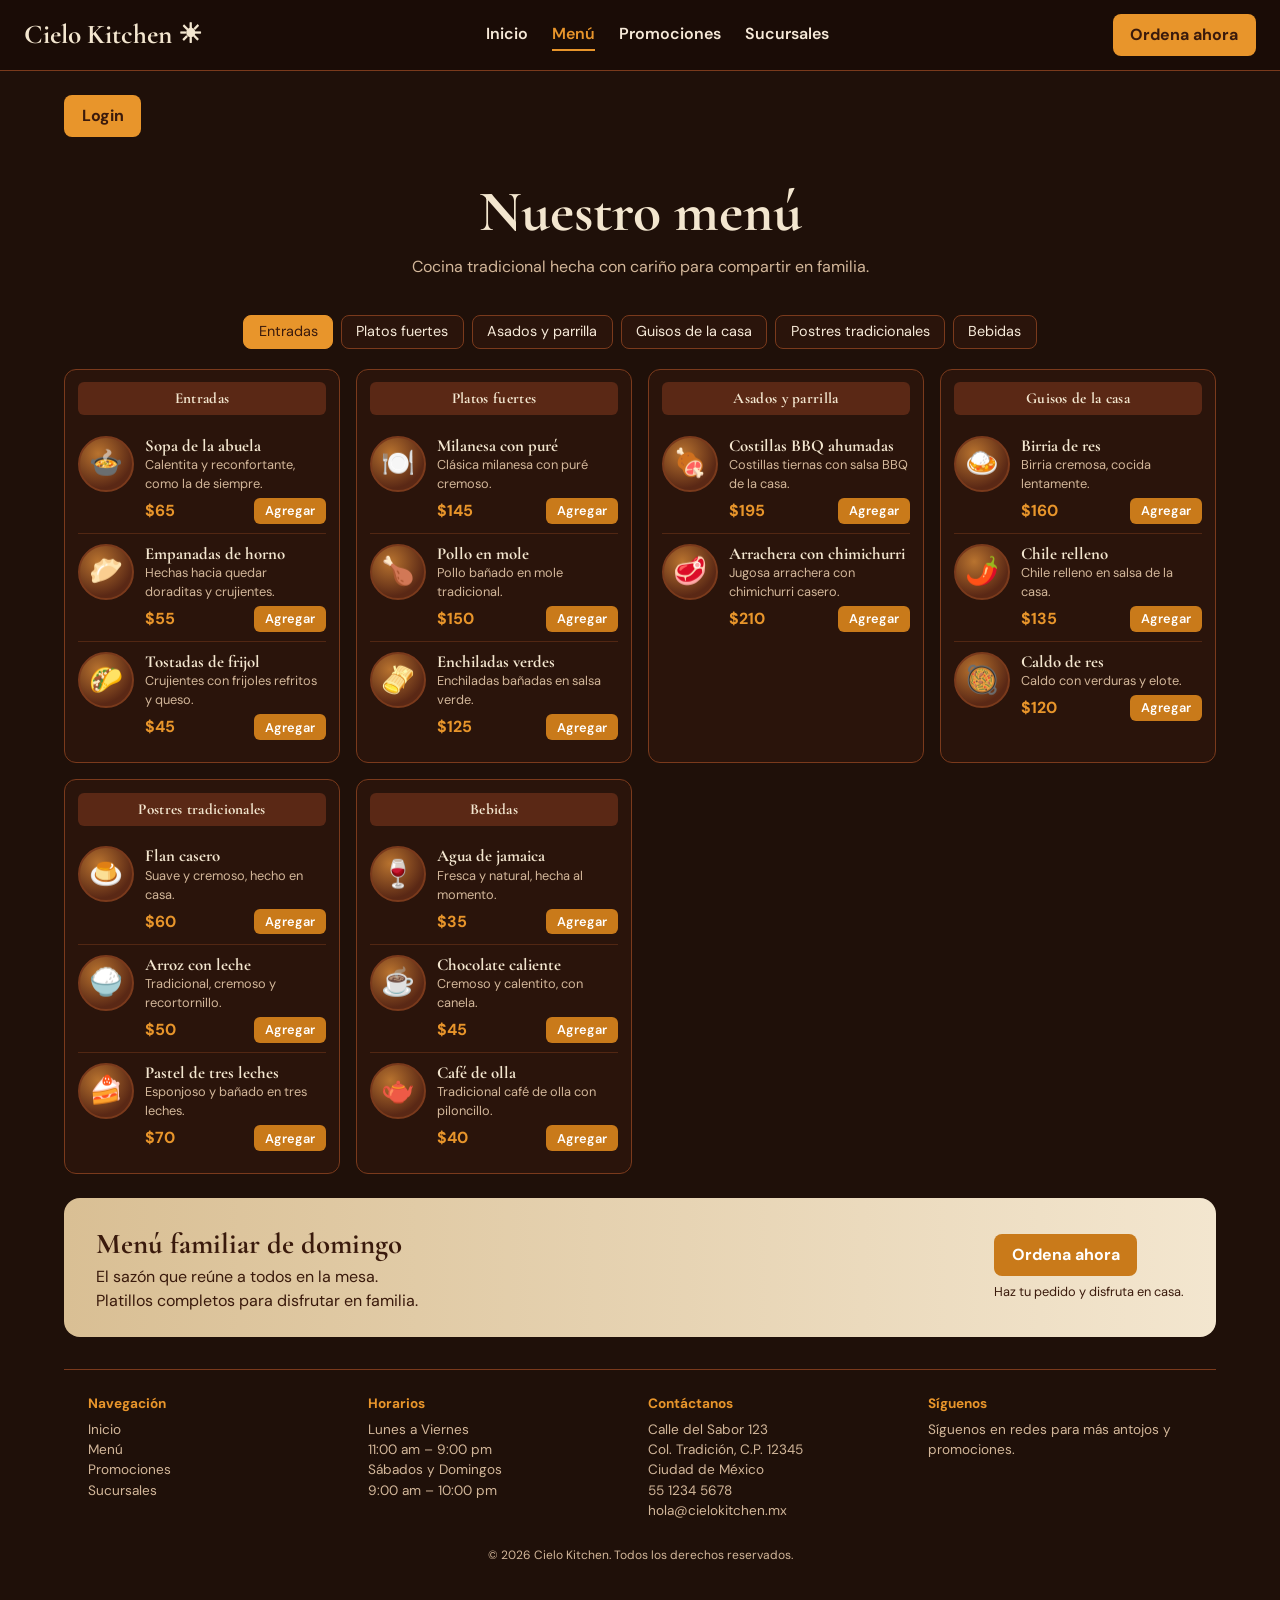
<file: sitio/index.html>
<!DOCTYPE html>
<html lang="es">
<head>
  <meta charset="UTF-8">
  <meta name="viewport" content="width=device-width, initial-scale=1, viewport-fit=cover">
  <title>Cielo Kitchen</title>
  <link rel="preconnect" href="https://fonts.googleapis.com">
  <link href="https://fonts.googleapis.com/css2?family=Cormorant+Garamond:wght@500;700&family=DM+Sans:wght@400;500;700&display=swap" rel="stylesheet">
  <link rel="stylesheet" href="styles.css">
  <script href="conexion.php"></script>
</head>
<body>

<header class="topbar">
  <a class="logo" href="#menu">Cielo Kitchen ☀</a>
  <nav>
    <a href="#inicio">Inicio</a>
    <a href="#menu" class="activo">Menú</a>
    <a href="#promociones">Promociones</a>
    <a href="#sucursales">Sucursales</a>
  </nav>
  <a class="btn" href="#pedido">
    Ordena ahora
  </a>
</header>

<!-- 1. MENÚ -->
<main id="menu" class="vista por-defecto">
  <section>
    <a class="btn" href="scenes/login.html">
      Login
    </a>
  </section>
  <section class="hero">
    <h1>Nuestro menú</h1>
    <p>Cocina tradicional hecha con cariño para compartir en familia.</p>
  </section>
  <div class="tabs">
    <a href="#menu">Entradas</a><a href="#menu">Platos fuertes</a><a href="#menu">Asados y parrilla</a>
    <a href="#menu">Guisos de la casa</a><a href="#menu">Postres tradicionales</a><a href="#menu">Bebidas</a>
  </div>

  <div class="categorias">
    <section class="cat"><h2>Entradas</h2>
      <article class="item"><div class="foto">🍲</div><div><h3>Sopa de la abuela</h3><p>Calentita y reconfortante, como la de siempre.</p><div class="precio-fila"><span class="precio">$65</span><button class="chico">Agregar</button></div></div></article>
      <article class="item"><div class="foto">🥟</div><div><h3>Empanadas de horno</h3><p>Hechas hacia quedar doraditas y crujientes.</p><div class="precio-fila"><span class="precio">$55</span><button class="chico">Agregar</button></div></div></article>
      <article class="item"><div class="foto">🌮</div><div><h3>Tostadas de frijol</h3><p>Crujientes con frijoles refritos y queso.</p><div class="precio-fila"><span class="precio">$45</span><button class="chico">Agregar</button></div></div></article>
    </section>

    <section class="cat"><h2>Platos fuertes</h2>
      <article class="item"><div class="foto">🍽️</div><div><h3>Milanesa con puré</h3><p>Clásica milanesa con puré cremoso.</p><div class="precio-fila"><span class="precio">$145</span><button class="chico">Agregar</button></div></div></article>
      <article class="item"><div class="foto">🍗</div><div><h3>Pollo en mole</h3><p>Pollo bañado en mole tradicional.</p><div class="precio-fila"><span class="precio">$150</span><button class="chico">Agregar</button></div></div></article>
      <article class="item"><div class="foto">🫔</div><div><h3>Enchiladas verdes</h3><p>Enchiladas bañadas en salsa verde.</p><div class="precio-fila"><span class="precio">$125</span><button class="chico">Agregar</button></div></div></article>
    </section>

    <section class="cat"><h2>Asados y parrilla</h2>
      <article class="item"><div class="foto">🍖</div><div><h3>Costillas BBQ ahumadas</h3><p>Costillas tiernas con salsa BBQ de la casa.</p><div class="precio-fila"><span class="precio">$195</span><button class="chico">Agregar</button></div></div></article>
      <article class="item"><div class="foto">🥩</div><div><h3>Arrachera con chimichurri</h3><p>Jugosa arrachera con chimichurri casero.</p><div class="precio-fila"><span class="precio">$210</span><button class="chico">Agregar</button></div></div></article>
    </section>

    <section class="cat"><h2>Guisos de la casa</h2>
      <article class="item"><div class="foto">🍛</div><div><h3><a href="#producto">Birria de res</a></h3><p>Birria cremosa, cocida lentamente.</p><div class="precio-fila"><span class="precio">$160</span><button class="chico">Agregar</button></div></div></article>
      <article class="item"><div class="foto">🌶️</div><div><h3>Chile relleno</h3><p>Chile relleno en salsa de la casa.</p><div class="precio-fila"><span class="precio">$135</span><button class="chico">Agregar</button></div></div></article>
      <article class="item"><div class="foto">🥘</div><div><h3>Caldo de res</h3><p>Caldo con verduras y elote.</p><div class="precio-fila"><span class="precio">$120</span><button class="chico">Agregar</button></div></div></article>
    </section>

    <section class="cat"><h2>Postres tradicionales</h2>
      <article class="item"><div class="foto">🍮</div><div><h3>Flan casero</h3><p>Suave y cremoso, hecho en casa.</p><div class="precio-fila"><span class="precio">$60</span><button class="chico">Agregar</button></div></div></article>
      <article class="item"><div class="foto">🍚</div><div><h3>Arroz con leche</h3><p>Tradicional, cremoso y recortornillo.</p><div class="precio-fila"><span class="precio">$50</span><button class="chico">Agregar</button></div></div></article>
      <article class="item"><div class="foto">🍰</div><div><h3>Pastel de tres leches</h3><p>Esponjoso y bañado en tres leches.</p><div class="precio-fila"><span class="precio">$70</span><button class="chico">Agregar</button></div></div></article>
    </section>

    <section class="cat"><h2>Bebidas</h2>
      <article class="item"><div class="foto">🍷</div><div><h3>Agua de jamaica</h3><p>Fresca y natural, hecha al momento.</p><div class="precio-fila"><span class="precio">$35</span><button class="chico">Agregar</button></div></div></article>
      <article class="item"><div class="foto">☕</div><div><h3>Chocolate caliente</h3><p>Cremoso y calentito, con canela.</p><div class="precio-fila"><span class="precio">$45</span><button class="chico">Agregar</button></div></div></article>
      <article class="item"><div class="foto">🫖</div><div><h3>Café de olla</h3><p>Tradicional café de olla con piloncillo.</p><div class="precio-fila"><span class="precio">$40</span><button class="chico">Agregar</button></div></div></article>
    </section>
  </div>

  <section class="banner">
    <div><h2>Menú familiar de domingo</h2><p>El sazón que reúne a todos en la mesa.<br>Platillos completos para disfrutar en familia.</p></div>
    <div><a class="btn" href="#pedido">Ordena ahora</a><p style="font-size:.8rem;margin-top:.4rem">Haz tu pedido y disfruta en casa.</p></div>
  </section>

  <footer>
    <div><h4>Navegación</h4>Inicio<br>Menú<br>Promociones<br>Sucursales</div>
    <div><h4>Horarios</h4>Lunes a Viernes<br>11:00 am – 9:00 pm<br>Sábados y Domingos<br>9:00 am – 10:00 pm</div>
    <div><h4>Contáctanos</h4>Calle del Sabor 123<br>Col. Tradición, C.P. 12345<br>Ciudad de México<br>55 1234 5678<br>hola@cielokitchen.mx</div>
    <div><h4>Síguenos</h4>Síguenos en redes para más antojos y promociones.</div>
  </footer>
  <p class="copy">© 2026 Cielo Kitchen. Todos los derechos reservados.</p>
</main>

<!-- 2. DETALLE DE PLATILLO -->
<main id="producto" class="vista">
  <a class="volver" href="#menu">← Volver al menú</a>
  <div class="detalle">
    <div class="foto grande">🍛</div>
    <div>
      <p class="cat-nombre">Guisos de la casa</p>
      <h1>Birria de res</h1>
      <p class="desc">Birria de res cocida lentamente con chiles, especias y aromas de la casa, servida con tortillas, cilantro, cebolla y limón.</p>
      <p class="precio">$189</p>
      <div class="cantidad"><button aria-label="Quitar uno">−</button><span>1</span><button aria-label="Agregar uno">+</button></div>
      <div class="acciones">
        <a class="btn btn-block" href="#pedido">Agregar al carrito</a>
        <a class="btn btn-block btn-borde" href="#menu">Volver al menú</a>
      </div>
    </div>
  </div>
  <div class="info">
    <section class="caja"><h2>Ingredientes</h2>
      <p>carne de res, chiles guajillo y ancho, ajo, cebolla, comino, orégano, laurel, tortillas de maíz, cilantro, limón.</p>
      <div class="etiquetas"><span>sin lácteos</span><span>picante medio</span></div>
    </section>
    <section class="caja"><h2>Información nutricional</h2>
      <div class="kcal"><div><strong>620 kcal</strong>por porción</div>
        <ul><li>proteínas:</li><li>carbohidratos:</li><li>grasas:</li></ul></div>
    </section>
  </div>
  <section class="relacionados"><h2>También te puede gustar</h2>
    <div class="rel-grid">
      <a class="rel" href="#producto"><div class="foto">🫔</div><div><h3>Enchiladas de la casa</h3><span class="precio">$149</span></div></a>
      <a class="rel" href="#producto"><div class="foto">🌮</div><div><h3>Tacos de carnitas</h3><span class="precio">$129</span></div></a>
      <a class="rel" href="#producto"><div class="foto">🍚</div><div><h3>Arroz con leche</h3><span class="precio">$79</span></div></a>
    </div>
  </section>
  <p class="copy" style="margin-top:1.5rem">Horarios: Lun–Dom · 12:00–22:00</p>
</main>

<!-- 3. PEDIDO ACTUAL (PUNTO DE VENTA) -->
<main id="pedido" class="vista">
  <div class="barra-user"><span>Ana Martínez</span><a href="#admin">Cerrar sesión</a></div>
  <div class="pedido">
    <section>
      <h1>Pedido actual</h1>
      <div class="lineas">
        <div class="linea"><div class="foto">🍽️</div><div><strong>Milanesa con puré</strong><small>Sin nota</small></div><div class="mini"><button>−</button><span>2</span><button>+</button></div><b class="precio">$360.00</b><button class="quitar">🗑 Quitar</button></div>
        <div class="linea"><div class="foto">🍛</div><div><strong>Birria de res</strong><small>Sin nota</small></div><div class="mini"><button>−</button><span>1</span><button>+</button></div><b class="precio">$185.00</b><button class="quitar">🗑 Quitar</button></div>
        <div class="linea"><div class="foto">🍷</div><div><strong>Agua de jamaica</strong><small>Sin nota</small></div><div class="mini"><button>−</button><span>3</span><button>+</button></div><b class="precio">$90.00</b><button class="quitar">🗑 Quitar</button></div>
        <div class="linea" style="border:0"><div class="foto">🍮</div><div><strong>Flan casero</strong><small>Sin nota</small></div><div class="mini"><button>−</button><span>2</span><button>+</button></div><b class="precio">$140.00</b><button class="quitar">🗑 Quitar</button></div>
        <div class="notas"><label for="nota">Notas del pedido</label><textarea id="nota" placeholder="Añade una nota para cocina..."></textarea></div>
        <a class="btn btn-borde btn-block" style="margin-top:1rem" href="#menu">⊕ Seguir agregando productos</a>
      </div>
    </section>

    <aside>
      <section class="resumen">
        <h2>Resumen y pago</h2>
        <label>Tipo de pedido</label>
        <div class="segmento"><button class="on">Para comer aquí</button><button>Para llevar</button><button>A domicilio</button></div>
        <label for="mesa">Número de mesa o nombre del cliente</label>
        <select id="mesa"><option>Mesa 12</option><option>Mesa 13</option><option>Mesa 14</option></select>
        <div class="totales">
          <div><span>Subtotal</span><span>$775.00</span></div>
          <div><span>IVA</span><span>$124.00</span></div>
          <div><span>Propina opcional</span><span style="width:45%"><select><option>—</option><option>10%</option><option>15%</option></select></span></div>
          <div class="total"><span>Total</span><b>$899.00</b></div>
        </div>
        <label>Método de pago</label>
        <div class="segmento"><button>Efectivo</button><button class="on">Tarjeta</button><button>Transferencia</button></div>
        <button class="btn btn-block" style="margin-top:1rem">Generar ticket</button>
      </section>

      <section class="ticket">
        <h3>Cielo Kitchen</h3>
        <small>Folio #CK-1048 · Fecha 5 oct 2026 · Empleado: Ana Martínez</small>
        <table>
          <tr><td>2 Milanesa con puré</td><td>$360.00</td></tr>
          <tr><td>1 Birria de res</td><td>$185.00</td></tr>
          <tr><td>1 Agua de jamaica</td><td>$90.00</td></tr>
          <tr><td>2 Flan casero</td><td>$140.00</td></tr>
          <tr class="tot"><td>Total</td><td>$899.00</td></tr>
        </table>
        <p>¡Gracias por visitar Cielo Kitchen!</p>
        <button class="btn btn-borde" style="margin-top:.6rem;font-size:.8rem" onclick="window.print()">🖨 Imprimir ticket</button>
      </section>
    </aside>
  </div>
</main>

<!-- 4. ACCESO DE ADMINISTRADOR -->
<main id="admin" class="vista">
  <div class="login">
    <form class="login-card" onsubmit="return false">
      <div class="logo">Cielo Kitchen ☀</div>
      <h1>Acceso de administrador</h1>
      <label for="correo">Correo electrónico</label>
      <input id="correo" type="email" autocomplete="email">
      <label for="clave">Contraseña</label>
      <input id="clave" type="password" autocomplete="current-password">
      <button class="btn btn-block">Iniciar sesión</button>
      <a href="#admin">¿Olvidaste tu contraseña?</a>
    </form>
  </div>
</main>

<script>
// Marca el enlace activo del menú según la vista
const enlaces=document.querySelectorAll('.topbar nav a');
function marcar(){const h=location.hash||'#menu';enlaces.forEach(a=>a.classList.toggle('activo',a.getAttribute('href')===h||(h==='#producto'&&a.getAttribute('href')==='#menu')));window.scrollTo(0,0)}
addEventListener('hashchange',marcar);marcar();
// Botones de segmento (tipo de pedido / pago)
document.querySelectorAll('.segmento').forEach(g=>g.addEventListener('click',e=>{if(e.target.tagName==='BUTTON'){g.querySelectorAll('button').forEach(b=>b.classList.remove('on'));e.target.classList.add('on')}}));
// Cantidad en el detalle
document.querySelectorAll('.cantidad').forEach(c=>{const s=c.querySelector('span'),[m,p]=c.querySelectorAll('button');m.onclick=()=>s.textContent=Math.max(1,+s.textContent-1);p.onclick=()=>s.textContent=+s.textContent+1});
// Quitar líneas del pedido
document.querySelectorAll('.quitar').forEach(b=>b.onclick=()=>b.closest('.linea').remove());
</script>
</body>
</html>
</file>
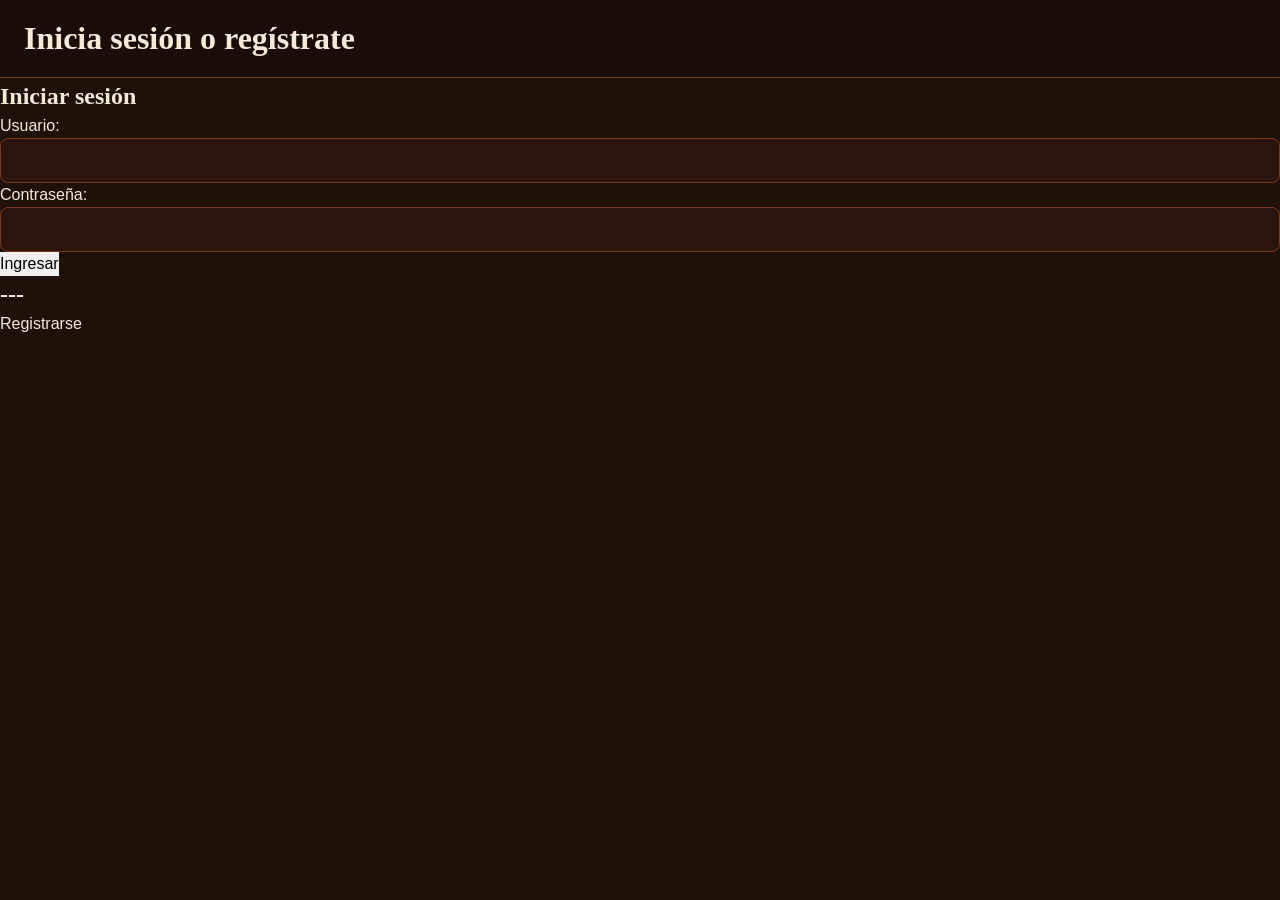
<file: sitio/scenes/login.html>
<!DOCTYPE html>
<html lang="es">
    <head>
        <meta charset="UTF-8">
        <meta name="viewport" content="width=device-width, initial-scale=1, viewport-fit=cover">
        <title>Cielo Kitchen</title>
        <!-- Los estilos CSS legítimos sí van en link stylesheet -->
        <link rel="stylesheet" href="../styles.css">
    </head>
    <body>
        <header class="topbar">
            <h1>Inicia sesión o regístrate</h1>
        </header>
        <main>
            <section>
                <h1>Iniciar sesión</h1>
                
                <!-- 1. Envolvemos todo en un formulario que apunta a tu script de verificación -->
                <form action="../scripts/verificar_datos.php" method="POST">
                    
                    <label for="usuario">Usuario:</label>
                    <!-- 2. Corregimos los 'name' para que cada input tenga su nombre correcto -->
                    <input type="text" id="usuario" name="usuario" required>
                    
                    <label for="contraseña">Contraseña:</label>
                    <input type="password" id="contraseña" name="contraseña" required>
                    
                    <button type="submit">Ingresar</button>
                </form>

                <h1>---</h1>
                <a href="registro.php">Registrarse</a>
            </section>
        </main>
    </body>
</html>
</file>
<file: sitio/styles.css>
:root{
  --fondo:#1f1009;--panel:#4a1f10;--panel-2:#5a2815;--borde:#7a3a1c;
  --naranja:#e8952b;--naranja-2:#c97a1a;--crema:#f3e6cf;--texto:#f6e9d8;--suave:#d3b79a;--tinta:#3a1a0c;
  --serif:"Cormorant Garamond","Georgia",serif;--sans:"DM Sans","Segoe UI",Arial,sans-serif;
}
*{box-sizing:border-box;margin:0;padding:0}
html{scroll-behavior:smooth}
body{background:var(--fondo);color:var(--texto);font-family:var(--sans);line-height:1.5;
  padding-top:env(safe-area-inset-top,0px);padding-bottom:env(safe-area-inset-bottom,0px)}
a{color:inherit;text-decoration:none}
button{font:inherit;cursor:pointer;border:0}
:focus-visible{outline:2px solid var(--naranja);outline-offset:2px}
h1,h2,h3,.logo{font-family:var(--serif);font-weight:700}

/* Barra superior */
.topbar{display:flex;align-items:center;justify-content:space-between;gap:1rem;flex-wrap:wrap;
  padding:.9rem 1.5rem;background:#1a0c06;border-bottom:1px solid var(--borde);position:sticky;top:0;z-index:5}
.logo{font-size:1.7rem;color:var(--crema)}
.topbar nav{display:flex;gap:1.5rem;font-weight:600}
.topbar nav a{padding:.2rem 0;border-bottom:2px solid transparent}
.topbar nav a.activo,.topbar nav a:hover{color:var(--naranja);border-color:var(--naranja)}
.btn{background:var(--naranja);color:var(--tinta);font-weight:700;padding:.55rem 1.1rem;border-radius:8px;display:inline-block}
.btn:hover{background:#f2a63e}
.btn-borde{background:transparent;border:1px solid var(--naranja);color:var(--naranja)}
.btn-borde:hover{background:rgba(232,149,43,.12)}
.btn-block{width:100%;text-align:center;padding:.7rem}

/* Vistas */
.vista{display:none;max-width:1200px;margin:0 auto;padding:1.5rem}
.vista:target,.vista.por-defecto{display:block}
body:has(.vista:target) .vista.por-defecto:not(:target){display:none}

/* Menú */
.hero{text-align:center;padding:2rem 1rem 1rem}
.hero h1{font-size:clamp(2.2rem,6vw,3.6rem);color:var(--crema)}
.hero p{color:var(--suave)}
.tabs{display:flex;gap:.5rem;flex-wrap:wrap;justify-content:center;margin:1.2rem 0}
.tabs a{border:1px solid var(--borde);border-radius:8px;padding:.35rem .9rem;font-size:.9rem;background:#2a140b}
.tabs a:first-child{background:var(--naranja);color:var(--tinta);border-color:var(--naranja)}
.categorias{display:grid;grid-template-columns:repeat(auto-fit,minmax(250px,1fr));gap:1rem}
.cat{background:#2a140b;border:1px solid var(--borde);border-radius:12px;padding:.8rem}
.cat h2{background:var(--panel-2);color:var(--crema);text-align:center;font-size:.95rem;padding:.3rem;border-radius:6px;margin-bottom:.7rem;letter-spacing:.02em}
.item{display:grid;grid-template-columns:56px 1fr;gap:.7rem;padding:.6rem 0;border-top:1px solid rgba(122,58,28,.5)}
.item:first-of-type{border-top:0}
.foto{width:56px;height:56px;border-radius:50%;background:radial-gradient(circle at 35% 30%,#b8732f,#5a2815 70%);
  display:grid;place-items:center;font-size:1.7rem;border:2px solid var(--borde)}
.foto.grande{width:100%;height:100%;border-radius:16px;font-size:7rem;min-height:260px}
.item h3{font-size:1.05rem;line-height:1.15;color:var(--crema)}
.item p{font-size:.8rem;color:var(--suave)}
.precio-fila{display:flex;justify-content:space-between;align-items:center;margin-top:.3rem}
.precio{color:var(--naranja);font-weight:700}
.chico{background:var(--naranja-2);color:#fff;padding:.2rem .7rem;border-radius:6px;font-size:.8rem;font-weight:600}
.banner{margin-top:1.5rem;display:flex;flex-wrap:wrap;gap:1rem;align-items:center;justify-content:space-between;
  background:linear-gradient(90deg,#d9bf94,var(--crema));color:var(--tinta);border-radius:16px;padding:1.5rem 2rem}
.banner h2{font-size:1.8rem}
.banner .btn{background:var(--naranja-2);color:#fff}

/* Detalle */
.volver{color:var(--naranja);font-size:.9rem;display:inline-block;margin-bottom:1rem}
.detalle{display:grid;grid-template-columns:1.1fr 1fr;gap:2rem;align-items:start}
.detalle .cat-nombre{color:#c9693a;font-size:.95rem}
.detalle h1{font-size:clamp(2.2rem,5vw,3.2rem);color:var(--crema);line-height:1.1}
.detalle .desc{color:var(--suave);margin:.6rem 0 1rem;max-width:52ch}
.detalle .precio{font-family:var(--serif);font-size:2rem}
.cantidad{display:inline-flex;border:1px solid var(--borde);border-radius:20px;overflow:hidden;margin:1rem 0;display:flex;width:fit-content}
.cantidad button{background:transparent;color:var(--texto);width:44px;height:36px;font-size:1.1rem}
.cantidad span{width:60px;display:grid;place-items:center;border-inline:1px solid var(--borde)}
.acciones{display:grid;gap:.6rem}
.info{display:grid;grid-template-columns:1fr 1fr;gap:1rem;margin-top:1.5rem}
.caja{background:var(--panel);border:1px solid var(--borde);border-radius:12px;padding:1rem 1.2rem}
.caja h2{font-size:1.3rem;color:var(--crema);margin-bottom:.4rem}
.etiquetas{display:flex;gap:.4rem;margin-top:.6rem;flex-wrap:wrap}
.etiquetas span{border:1px solid var(--naranja);color:var(--naranja);border-radius:20px;padding:.05rem .7rem;font-size:.75rem}
.kcal{display:flex;gap:1.5rem;align-items:center}
.kcal strong{font-family:var(--serif);font-size:2rem;color:var(--naranja);display:block;line-height:1}
.kcal ul{list-style:none;border-left:2px solid var(--naranja-2);padding-left:1rem;font-size:.9rem;color:var(--suave)}
.relacionados{margin-top:1.5rem}
.relacionados h2{font-size:1.3rem;margin-bottom:.6rem}
.rel-grid{display:grid;grid-template-columns:repeat(auto-fit,minmax(220px,1fr));gap:1rem}
.rel{display:flex;align-items:center;gap:.8rem;background:var(--panel);border:1px solid var(--borde);border-radius:10px;padding:.6rem}
.rel .foto{border-radius:8px;width:64px;height:48px;font-size:1.5rem}
.rel h3{font-size:1rem;line-height:1.1}

/* Pedido */
.barra-user{display:flex;gap:1rem;align-items:center;justify-content:flex-end;font-size:.9rem}
.barra-user a{color:var(--naranja);font-size:.8rem}
.pedido{display:grid;grid-template-columns:1.3fr 1fr;gap:1.2rem;margin-top:.5rem}
.pedido h1{font-size:2.2rem;color:var(--crema);margin-bottom:.8rem}
.lineas{background:var(--panel);border:1px solid var(--borde);border-radius:12px;padding:1rem}
.linea{display:grid;grid-template-columns:64px 1fr auto auto auto;gap:1rem;align-items:center;padding:.7rem 0;border-bottom:1px solid rgba(122,58,28,.6)}
.linea .foto{border-radius:8px;width:64px;height:52px;font-size:1.6rem}
.linea strong{font-size:1.05rem;display:block}
.linea small{color:var(--suave)}
.mini{display:inline-flex;align-items:center;border:1px solid var(--naranja);border-radius:8px;color:var(--naranja);overflow:hidden}
.mini button{background:transparent;color:var(--naranja);width:28px;height:30px}
.mini span{min-width:26px;text-align:center}
.quitar{background:transparent;color:var(--naranja);font-size:.8rem}
.notas label,.resumen label{font-size:.8rem;color:var(--suave);display:block;margin:1rem 0 .3rem}
textarea,select,input{width:100%;background:#2a140b;border:1px solid var(--borde);border-radius:8px;color:var(--texto);padding:.6rem;font:inherit}
textarea{min-height:90px;resize:vertical}
.resumen{background:var(--panel);border:1px solid var(--borde);border-radius:12px;padding:1.2rem}
.resumen h2{font-size:1.6rem;color:var(--crema)}
.segmento{display:grid;grid-template-columns:repeat(3,1fr);border-radius:8px;overflow:hidden;border:1px solid var(--borde)}
.segmento button{background:#2a140b;color:var(--texto);padding:.45rem .2rem;font-size:.85rem}
.segmento button.on{background:var(--naranja);color:var(--tinta);font-weight:700}
.totales{margin:1rem 0;border-top:1px solid var(--borde)}
.totales div{display:flex;justify-content:space-between;padding:.3rem 0;font-size:.9rem}
.totales .total{font-size:1.3rem;border-top:1px solid var(--borde);margin-top:.3rem;padding-top:.6rem}
.totales .total b{color:var(--naranja)}
.ticket{margin-top:1rem;background:var(--crema);color:var(--tinta);padding:1rem 1.2rem;border-radius:6px;
  background-image:radial-gradient(circle at 6px 50%,transparent 4px,var(--crema) 4.5px);}
.ticket h3{font-size:1.5rem}
.ticket small{color:#7a5a45}
.ticket table{width:100%;font-size:.8rem;margin:.6rem 0;border-collapse:collapse}
.ticket td{padding:.1rem 0}.ticket td:last-child{text-align:right}
.ticket .tot{border-top:1px dashed #7a5a45;font-weight:700}
.ticket p{text-align:center;font-family:var(--serif);font-weight:700;margin-top:.4rem}

/* Admin */
.login{min-height:70vh;display:grid;place-items:center}
.login-card{width:min(380px,100%);background:var(--panel);border:1px solid var(--borde);border-radius:18px;padding:2rem;box-shadow:0 20px 50px rgba(0,0,0,.5);text-align:center}
.login-card .logo{font-size:2rem}
.login-card h1{font-size:1.9rem;color:var(--crema);margin:.8rem 0 1rem;font-weight:500}
.login-card label{display:block;text-align:left;font-size:.85rem;margin:.8rem 0 .3rem}
.login-card .btn{margin-top:1.2rem}
.login-card a{display:block;color:var(--naranja);font-size:.85rem;margin-top:1rem}

/* Pie y selector */
footer{border-top:1px solid var(--borde);margin-top:2rem;padding:1.5rem;display:grid;grid-template-columns:repeat(auto-fit,minmax(180px,1fr));gap:1rem;font-size:.85rem;color:var(--suave);max-width:1200px;margin-inline:auto}
footer h4{color:var(--naranja);font-size:.85rem;margin-bottom:.3rem}
.copy{text-align:center;font-size:.75rem;color:var(--suave);padding-bottom:1rem}

@media (max-width:800px){
  .detalle,.pedido,.info{grid-template-columns:1fr}
  .linea{grid-template-columns:56px 1fr auto;}
  .linea .mini{grid-column:2}
  .topbar nav{order:3;width:100%;justify-content:center}
}
@media (prefers-reduced-motion:reduce){html{scroll-behavior:auto}}
</file>
